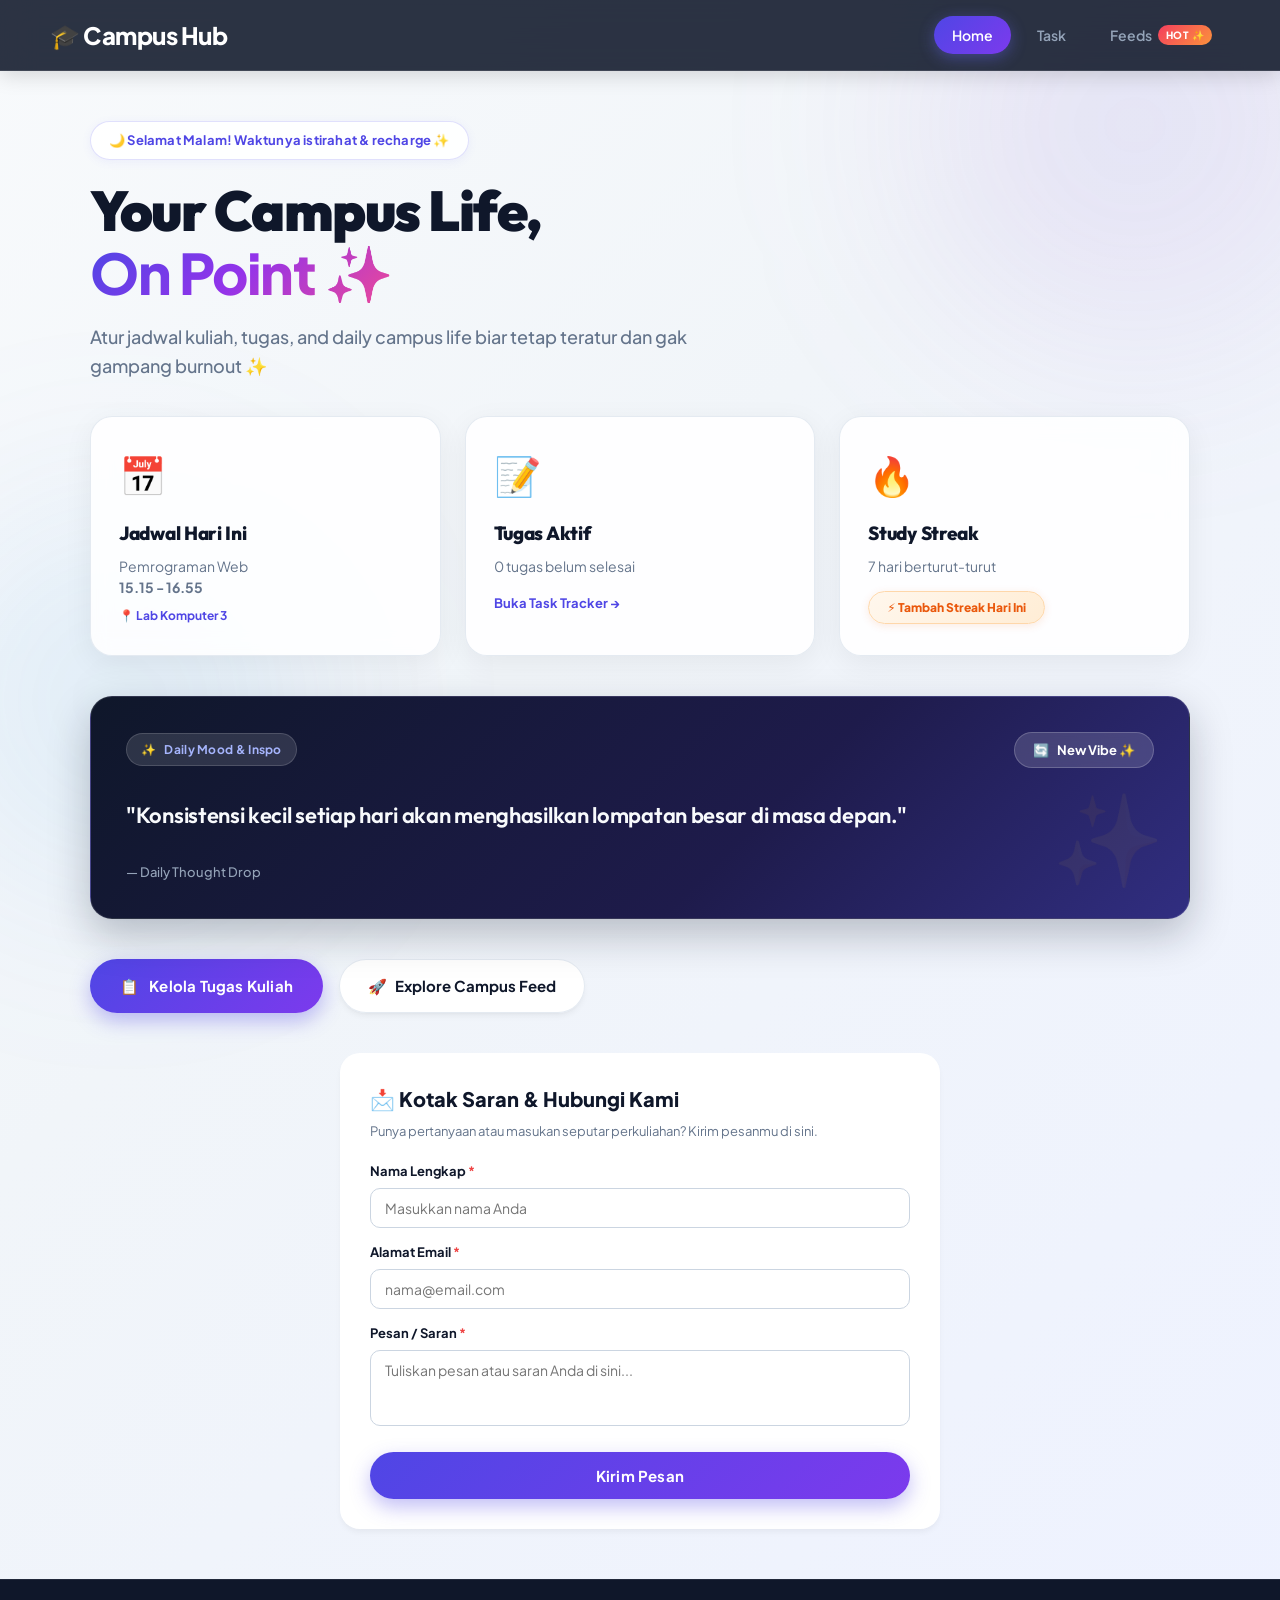
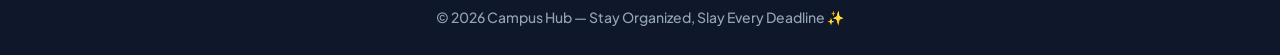
<file: index.html>
<!DOCTYPE html>
<html lang="id">

<head>
  <meta charset="UTF-8">
  <meta name="viewport" content="width=device-width, initial-scale=1.0">
  <title>Campus Hub - Your Campus Life, Organized ✨</title>
  <link rel="stylesheet" href="style.css">
  <script src="script.js" defer></script>
</head>

<body>

  <!-- HEADER & NAVIGASI -->
  <header>
    <div class="header-brand">
      <h2>
        <a href="index.html">🎓 Campus Hub</a>
      </h2>

      <!-- Tombol Navbar Toggle (Langsung memanggil toggleNav() di script.js) -->
      <button class="nav-toggle" onclick="toggleNav()" aria-label="Toggle Navigation">
        <span id="nav-icon">☰</span>
      </button>
    </div>

    <nav id="nav-menu">
      <a href="index.html" class="active">Home</a>
      <a href="task.html">Task</a>
      <a href="api.html">Feeds <span class="nav-badge">HOT ✨</span></a>
    </nav>
  </header>

  <!-- DASHBOARD UTAMA -->
  <section class="dashboard">

    <!-- Sapaan Waktu Otomatis -->
    <div class="greeting-banner" id="dynamic-greeting">
      ✨ Stay Productive & Slay the Day
    </div>

    <h1>
      Your Campus Life,<br>
      <span class="gradient-text">On Point ✨</span>
    </h1>

    <p class="subtitle">
      Atur jadwal kuliah, tugas, and daily campus life biar tetap teratur dan gak gampang burnout ✨
    </p>

    <!-- STATS BOX CONTAINER -->
    <div class="box-container">

      <!-- Box 1: Jadwal -->
      <div class="box">
        <h2>📅</h2>
        <h3>Jadwal Hari Ini</h3>
        <p>Pemrograman Web<br><strong>15.15 - 16.55</strong></p>
        <span style="font-size: 12px; color: var(--primary); font-weight: 700; margin-top: 8px; display: inline-block;">📍 Lab Komputer 3</span>
      </div>

      <!-- Box 2: Tugas Aktif -->
      <div class="box">
        <h2>📝</h2>
        <h3>Tugas Aktif</h3>
        <p id="active-task-count">3 tugas belum selesai</p>
        <div style="margin-top: 12px;">
          <a href="task.html" style="font-size: 13px; color: var(--primary); font-weight: 700; text-decoration: none;">
            Buka Task Tracker &rarr;
          </a>
        </div>
      </div>

      <!-- Box 3: Study Streak (Langsung memanggil tambahStreak() di script.js) -->
      <div class="box">
        <h2>🔥</h2>
        <h3>Study Streak</h3>
        <p id="streak-count">7 hari berturut-turut</p>
        <button class="streak-btn" onclick="tambahStreak()" title="Klik setelah belajar hari ini!">
          ⚡ Tambah Streak Hari Ini
        </button>
      </div>

    </div>

    <!-- DAILY MOOD & INSPO (Langsung memanggil gantiQuote() di script.js) -->
    <div class="api-quote-card">
      <div class="api-quote-header">
        <span class="api-tag">
          <span>✨</span> Daily Mood & Inspo
        </span>
        <button class="btn-refresh-quote" onclick="gantiQuote()" title="Ambil motivasi baru">
          <span>🔄</span> New Vibe ✨
        </button>
      </div>

      <div class="api-quote-text" id="api-advice-text">
        "Konsistensi kecil setiap hari akan menghasilkan lompatan besar di masa depan."
      </div>

      <div class="api-quote-author">
        — Daily Thought Drop
      </div>
    </div>

    <!-- CALL TO ACTION BUTTONS -->
    <div class="cta-group">
      <a href="task.html" class="button">
        <span>📋</span> Kelola Tugas Kuliah
      </a>
      <a href="api.html" class="btn-secondary">
        <span>🚀</span> Explore Campus Feed
      </a>
    </div>

    <!-- KOTAK SARAN & HUBUNGI KAMI (Langsung memanggil kirimPesan() di script.js) -->
    <div class="feedback-card" style="margin-top: 40px; background: white; padding: 30px; border-radius: 20px; box-shadow: 0 4px 6px -1px rgba(0,0,0,0.05); max-width: 600px; margin-left: auto; margin-right: auto; text-align: left;">
      <h2 style="font-size: 20px; font-weight: 800; margin-bottom: 6px;">📩 Kotak Saran & Hubungi Kami</h2>
      <p style="color: #64748b; font-size: 13px; margin-bottom: 20px;">
        Punya pertanyaan atau masukan seputar perkuliahan? Kirim pesanmu di sini.
      </p>

      <div id="form-alert" style="display: none; padding: 12px 16px; border-radius: 12px; font-size: 13px; font-weight: 600; margin-bottom: 16px;"></div>

      <form id="contact-form" onsubmit="kirimPesan(event)" novalidate style="display: flex; flex-direction: column; gap: 14px;">
        <div>
          <label for="name-input" style="display: block; font-size: 13px; font-weight: 700; margin-bottom: 6px;">Nama Lengkap <span style="color: #ef4444;">*</span></label>
          <input type="text" id="name-input" placeholder="Masukkan nama Anda" style="width: 100%; padding: 10px 14px; border: 1px solid #cbd5e1; border-radius: 10px; font-size: 14px; outline: none; box-sizing: border-box;">
        </div>

        <div>
          <label for="email-input" style="display: block; font-size: 13px; font-weight: 700; margin-bottom: 6px;">Alamat Email <span style="color: #ef4444;">*</span></label>
          <input type="email" id="email-input" placeholder="nama@email.com" style="width: 100%; padding: 10px 14px; border: 1px solid #cbd5e1; border-radius: 10px; font-size: 14px; outline: none; box-sizing: border-box;">
        </div>

        <div>
          <label for="message-input" style="display: block; font-size: 13px; font-weight: 700; margin-bottom: 6px;">Pesan / Saran <span style="color: #ef4444;">*</span></label>
          <textarea id="message-input" rows="3" placeholder="Tuliskan pesan atau saran Anda di sini..." style="width: 100%; padding: 10px 14px; border: 1px solid #cbd5e1; border-radius: 10px; font-size: 14px; outline: none; resize: none; box-sizing: border-box;"></textarea>
        </div>

        <button type="submit" class="button" style="justify-content: center; width: 100%; border: none; cursor: pointer; margin-top: 6px;">
          Kirim Pesan
        </button>
      </form>
    </div>

  </section>

  <!-- FOOTER -->
  <footer>
    <p>© 2026 Campus Hub — Stay Organized, Slay Every Deadline ✨</p>
  </footer>

</body>

</html>
</file>
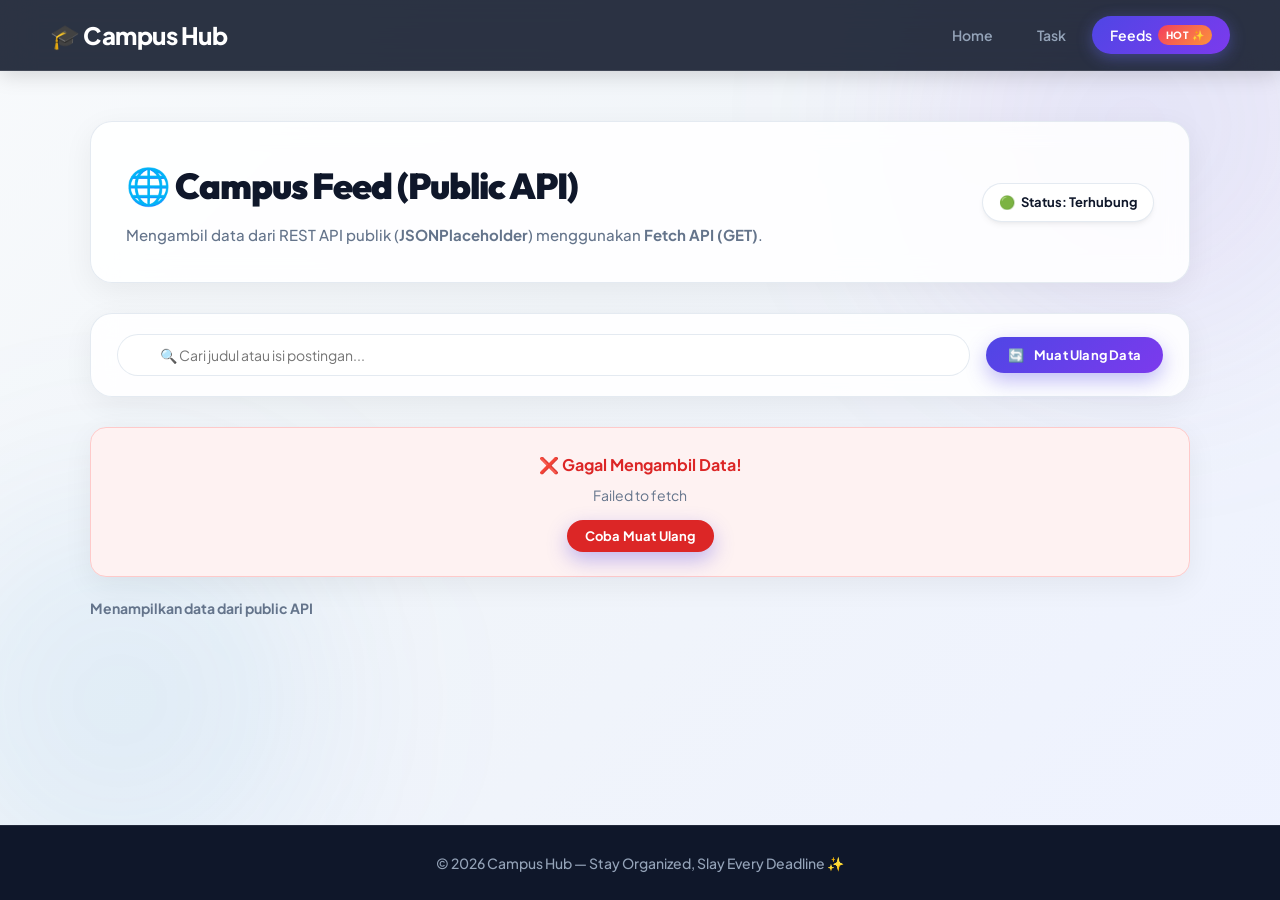
<file: api.html>
<!DOCTYPE html>
<html lang="id">

<head>
  <meta charset="UTF-8">
  <meta name="viewport" content="width=device-width, initial-scale=1.0">
  <title>Campus Hub - Public API (Campus Feed) 🌐</title>
  <link rel="stylesheet" href="style.css">
  <script src="script.js" defer></script>
  <script src="api.js" defer></script>
</head>

<body>

  <!-- HEADER & NAVIGASI -->
  <header>
    <div class="header-brand">
      <h2>
        <a href="index.html">🎓 Campus Hub</a>
      </h2>

      <!-- Tombol Navbar Toggle (Memanggil toggleNav() di script.js) -->
      <button class="nav-toggle" onclick="toggleNav()" aria-label="Toggle Navigation">
        <span id="nav-icon">☰</span>
      </button>
    </div>

    <nav id="nav-menu">
      <a href="index.html">Home</a>
      <a href="task.html">Task</a>
      <a href="api.html" class="active">Feeds <span class="nav-badge">HOT ✨</span></a>
    </nav>
  </header>

  <!-- KONTEN FEED KAMPUS (PUBLIC API) -->
  <section class="api-explorer">

    <!-- HERO HEADER -->
    <div class="api-hero">
      <div class="api-hero-text">
        <h1>🌐 Campus Feed (Public API)</h1>
        <p>
          Mengambil data dari REST API publik (<strong>JSONPlaceholder</strong>) menggunakan <strong>Fetch API (GET)</strong>.
        </p>
      </div>

      <div class="meta-pill">
        <span>🟢</span> Status: Terhubung
      </div>
    </div>

    <!-- PENCARIAN & TOMBOL REFRESH -->
    <div class="api-controls">
      <!-- Input pencarian memanggil cariPostingan() di api.js -->
      <div class="api-search">
        <input type="text" id="api-search-input" onkeyup="cariPostingan()" placeholder="🔍 Cari judul atau isi postingan...">
      </div>

      <!-- Tombol muat ulang memanggil loadFeed() di api.js -->
      <button class="btn-primary" onclick="loadFeed()" style="padding: 10px 22px; font-size: 13px;">
        <span>🔄</span> Muat Ulang Data
      </button>
    </div>

    <!-- 1. PESAN LOADING -->
    <div class="state-container" id="loading-state">
      <div class="spinner"></div>
      <p style="color: var(--text-muted); font-size: 14px; margin-top: 10px;">Memuat data dari Public API...</p>
    </div>

    <!-- 2. PESAN ERROR -->
    <div class="state-container" id="error-state" style="display: none; background: #fef2f2; border: 1px solid #fecaca; border-radius: 16px; padding: 24px; text-align: center; margin: 20px 0;">
      <p style="color: #dc2626; font-weight: 700; margin-bottom: 6px;">❌ Gagal Mengambil Data!</p>
      <p id="error-message" style="color: #64748b; font-size: 14px; margin-bottom: 14px;">Terjadi kesalahan saat menghubungi API server.</p>
      <!-- Tombol coba lagi memanggil loadFeed() di api.js -->
      <button class="btn-primary" onclick="loadFeed()" style="padding: 8px 18px; font-size: 13px; background: #dc2626;">
        Coba Muat Ulang
      </button>
    </div>

    <!-- 3. RENDER KARTU DATA SEDERHANA -->
    <div id="api-content-area">
      <div style="margin-bottom: 20px; font-size: 14px; font-weight: 700; color: var(--text-muted);" id="data-count">
        Menampilkan data dari public API
      </div>

      <div class="api-grid" id="api-cards-grid">
        <!-- Kartu akan diisi otomatis oleh api.js -->
      </div>
    </div>

  </section>

  <!-- FOOTER -->
  <footer>
    <p>© 2026 Campus Hub — Stay Organized, Slay Every Deadline ✨</p>
  </footer>

</body>

</html>
</file>
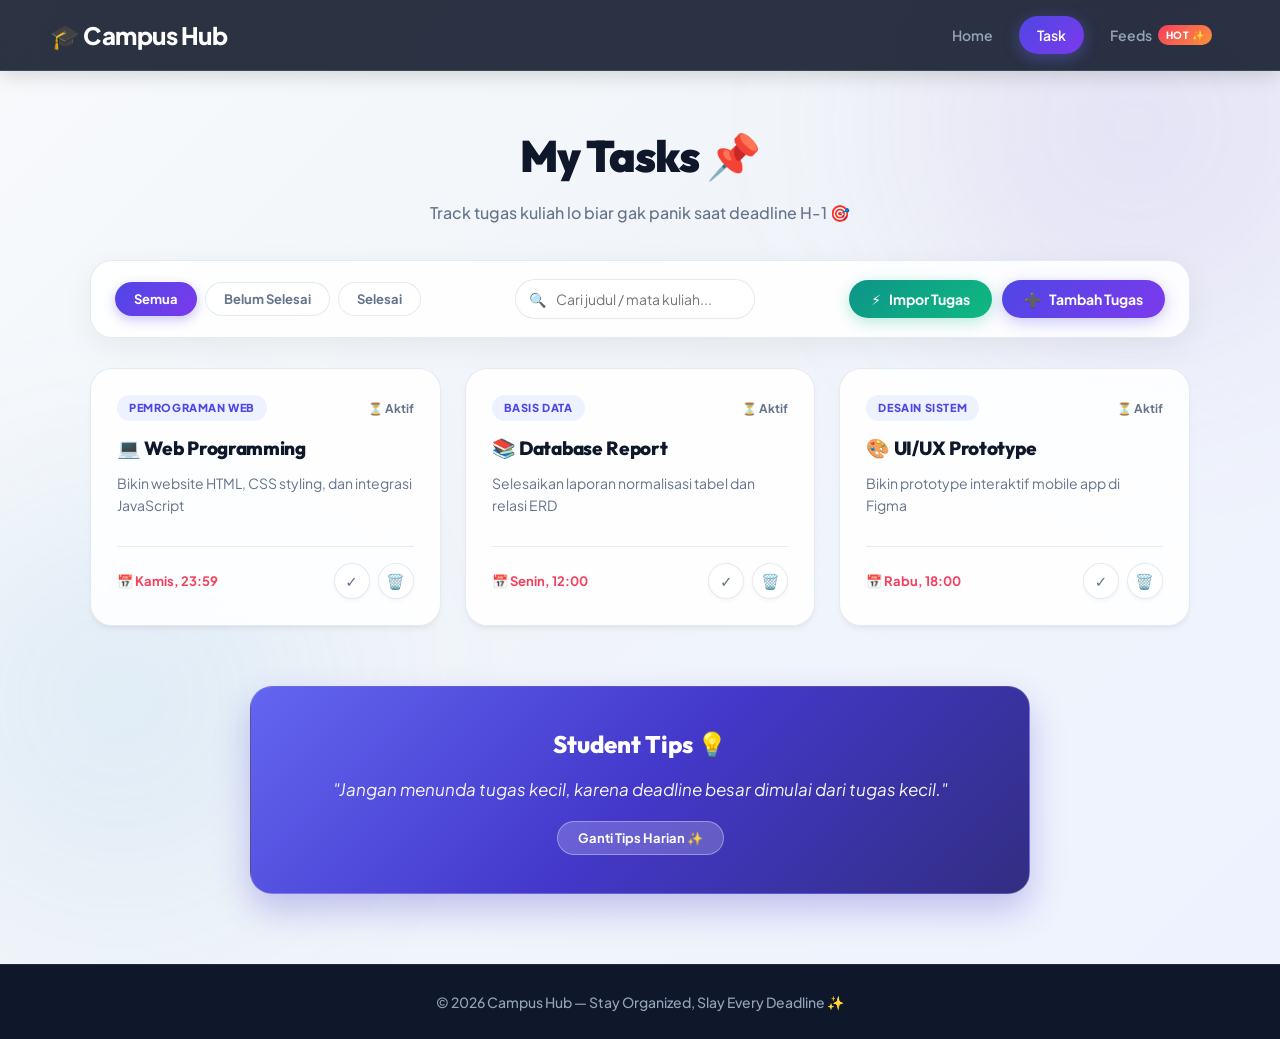
<file: task.html>
<!DOCTYPE html>
<html lang="id">

<head>
  <meta charset="UTF-8">
  <meta name="viewport" content="width=device-width, initial-scale=1.0">
  <title>Campus Task - Task Tracker & Management 🎯</title>
  <link rel="stylesheet" href="style.css">
  <script src="script.js" defer></script>
  <script src="task.js" defer></script>
</head>

<body>

  <!-- HEADER & NAVIGASI -->
  <header>
    <div class="header-brand">
      <h2>
        <a href="index.html">🎓 Campus Hub</a>
      </h2>

      <!-- Tombol Navbar Toggle (Memanggil toggleNav() di script.js) -->
      <button class="nav-toggle" onclick="toggleNav()" aria-label="Toggle Navigation">
        <span id="nav-icon">☰</span>
      </button>
    </div>

    <nav id="nav-menu">
      <a href="index.html">Home</a>
      <a href="task.html" class="active">Task</a>
      <a href="api.html">Feeds <span class="nav-badge">HOT ✨</span></a>
    </nav>
  </header>

  <!-- KONTEN TUGAS -->
  <section class="task">

    <div class="task-header-section">
      <h1>My Tasks 📌</h1>
      <p class="task-subtitle">
        Track tugas kuliah lo biar gak panik saat deadline H-1 🎯
      </p>
    </div>

    <!-- ACTION BAR: Filter, Pencarian & Tombol Aksi -->
    <div class="task-action-bar">

      <!-- Filter Status (Langsung memanggil filterTugas() di task.js) -->
      <div class="task-filters">
        <button class="filter-btn active" onclick="filterTugas('all', this)">Semua</button>
        <button class="filter-btn" onclick="filterTugas('pending', this)">Belum Selesai</button>
        <button class="filter-btn" onclick="filterTugas('completed', this)">Selesai</button>
      </div>

      <!-- Kotak Pencarian Real-Time (Langsung memanggil cariTugas() di task.js) -->
      <div class="task-search-box">
        <span class="task-search-icon">🔍</span>
        <input type="text" id="task-search-input" onkeyup="cariTugas()" placeholder="Cari judul / mata kuliah...">
      </div>

      <!-- Tombol Tambah & Tombol Impor Tugas -->
      <div class="task-btn-group">
        <!-- Memanggil imporTugas() di task.js -->
        <button class="btn-api-import" id="btn-import-api-tasks" onclick="imporTugas()" title="Tarik contoh tugas otomatis">
          <span>⚡</span> Impor Tugas
        </button>
        <!-- Memanggil bukaModal() di task.js -->
        <button class="btn-add-task" onclick="bukaModal()">
          <span>➕</span> Tambah Tugas
        </button>
      </div>

    </div>

    <!-- CONTAINER DAFTAR KARTU TUGAS (DI-RENDER OLEH JAVASCRIPT) -->
    <div class="task-list" id="task-list-container">
      <!-- Kartu tugas dinamis akan dimuat oleh task.js -->
    </div>

    <!-- TIPS MAHASISWA (Memanggil gantiTips() di task.js) -->
    <div class="tips">
      <h2>Student Tips 💡</h2>
      <p id="dynamic-tip-text">
        "Jangan menunda tugas kecil, karena deadline besar dimulai dari tugas kecil."
      </p>
      <button class="btn-refresh-tips" onclick="gantiTips()">
        Ganti Tips Harian ✨
      </button>
    </div>

  </section>

  <!-- MODAL DIALOG: TAMBAH TUGAS BARU -->
  <div class="modal-backdrop" id="add-task-modal">
    <div class="modal-box">
      <div class="modal-header">
        <h3>Tambah Tugas Baru 📝</h3>
        <!-- Memanggil tutupModal() di task.js -->
        <button class="modal-close" onclick="tutupModal()">&times;</button>
      </div>

      <!-- Form submit memanggil simpanTugas(event) di task.js -->
      <form id="form-add-task" onsubmit="simpanTugas(event)" novalidate>
        <div class="form-group">
          <label for="modal-task-title">Judul Tugas <span style="color: #ef4444;">*</span></label>
          <input type="text" id="modal-task-title" placeholder="Contoh: 💻 Pemrograman Web - Modul 2">
          <small class="error-text" id="err-task-title"></small>
        </div>

        <div class="form-group">
          <label for="modal-task-category">Mata Kuliah / Kategori <span style="color: #ef4444;">*</span></label>
          <input type="text" id="modal-task-category" placeholder="Contoh: Pemrograman Web, Basis Data, dll.">
          <small class="error-text" id="err-task-category"></small>
        </div>

        <div class="form-group">
          <label for="modal-task-deadline">Batas Waktu / Deadline <span style="color: #ef4444;">*</span></label>
          <input type="text" id="modal-task-deadline" placeholder="Contoh: Kamis, 23:59 atau Besok Siang">
          <small class="error-text" id="err-task-deadline"></small>
        </div>

        <div class="form-group">
          <label for="modal-task-desc">Catatan / Deskripsi Singkat</label>
          <textarea id="modal-task-desc" rows="3" placeholder="Tuliskan catatan detail pengerjaan tugas..."></textarea>
        </div>

        <div class="modal-actions">
          <!-- Memanggil tutupModal() di task.js -->
          <button type="button" class="btn-secondary" onclick="tutupModal()" style="padding: 10px 22px; font-size: 14px;">
            Batal
          </button>
          <button type="submit" class="btn-primary" style="padding: 10px 24px; font-size: 14px;">
            Simpan Tugas ✨
          </button>
        </div>
      </form>
    </div>
  </div>

  <!-- FOOTER -->
  <footer>
    <p>© 2026 Campus Hub — Stay Organized, Slay Every Deadline ✨</p>
  </footer>

</body>

</html>
</file>
<file: style.css>
/* ==========================================================================
   Campus Hub - Gen Z Aesthetic Stylesheet ✨
   Vibrant, Modern Glassmorphism, Micro-interactions & Sleek Typography
   ========================================================================== */

@import url('https://fonts.googleapis.com/css2?family=Outfit:wght@500;600;700;800;900&family=Plus+Jakarta+Sans:wght@400;500;600;700;800&display=swap');

:root {
  /* Gen Z Color Palette: Electric Indigo, Neon Cyan, Sunset Coral & Mint */
  --primary: #4f46e5;
  --primary-hover: #4338ca;
  --primary-light: #eef2ff;
  --primary-glow: rgba(79, 70, 229, 0.25);
  
  --secondary: #0f172a;
  --secondary-card: #1e1b4b;
  
  --accent-pink: #ec4899;
  --accent-purple: #8b5cf6;
  --accent-coral: #f43f5e;
  --accent-amber: #f59e0b;
  --accent-cyan: #06b6d4;
  --accent-lime: #10b981;
  
  --bg-gradient: linear-gradient(135deg, #f8fafc 0%, #f1f5f9 40%, #eef2ff 100%);
  --card-bg: rgba(255, 255, 255, 0.88);
  --card-border: rgba(226, 232, 240, 0.9);
  
  --text-main: #0f172a;
  --text-muted: #64748b;
  --text-dim: #94a3b8;
  
  --shadow-subtle: 0 4px 6px -1px rgba(0, 0, 0, 0.05), 0 2px 4px -2px rgba(0, 0, 0, 0.05);
  --shadow-hover: 0 16px 32px -8px rgba(79, 70, 229, 0.16), 0 8px 16px -6px rgba(0, 0, 0, 0.06);
  --shadow-glass: 0 8px 30px rgba(0, 0, 0, 0.06);
  
  --radius-pill: 9999px;
  --radius-card: 22px;
  --radius-sm: 12px;
  
  --transition: all 0.28s cubic-bezier(0.34, 1.56, 0.64, 1);
}

* {
  margin: 0;
  padding: 0;
  box-sizing: border-box;
  font-family: 'Plus Jakarta Sans', system-ui, -apple-system, sans-serif;
}

body {
  background: var(--bg-gradient);
  color: var(--text-main);
  min-height: 100vh;
  display: flex;
  flex-direction: column;
  line-height: 1.6;
  position: relative;
  overflow-x: hidden;
}

/* Subtle background decorative glowing orbs */
body::before, body::after {
  content: '';
  position: fixed;
  border-radius: 50%;
  filter: blur(100px);
  z-index: -1;
  pointer-events: none;
}

body::before {
  width: 450px;
  height: 450px;
  background: radial-gradient(circle, rgba(99, 102, 241, 0.12) 0%, rgba(236, 72, 153, 0.08) 100%);
  top: -100px;
  right: -80px;
}

body::after {
  width: 400px;
  height: 400px;
  background: radial-gradient(circle, rgba(6, 182, 212, 0.1) 0%, rgba(139, 92, 246, 0.08) 100%);
  bottom: 0px;
  left: -80px;
}

/* ==========================================================================
   HEADER & NAVBAR (Frosted Glassmorphism)
   ========================================================================== */
header {
  display: flex;
  justify-content: space-between;
  align-items: center;
  padding: 16px 50px;
  background: rgba(15, 23, 42, 0.88);
  backdrop-filter: blur(16px);
  -webkit-backdrop-filter: blur(16px);
  color: white;
  position: sticky;
  top: 0;
  z-index: 100;
  border-bottom: 1px solid rgba(255, 255, 255, 0.1);
  box-shadow: 0 4px 20px rgba(0, 0, 0, 0.15);
}

header h2 {
  font-family: 'Outfit', sans-serif;
  font-size: 24px;
  font-weight: 800;
  letter-spacing: -0.5px;
}

header h2 a {
  color: white;
  text-decoration: none;
  display: flex;
  align-items: center;
  gap: 10px;
  transition: var(--transition);
}

header h2 a:hover {
  transform: scale(1.02);
  filter: drop-shadow(0 0 12px rgba(129, 140, 248, 0.6));
}

.header-brand {
  display: flex;
  align-items: center;
  justify-content: space-between;
}

.nav-toggle {
  display: none;
  background: rgba(255, 255, 255, 0.1);
  border: 1px solid rgba(255, 255, 255, 0.2);
  color: white;
  width: 40px;
  height: 40px;
  border-radius: 12px;
  cursor: pointer;
  align-items: center;
  justify-content: center;
  font-size: 20px;
  transition: var(--transition);
}

.nav-toggle:hover {
  background: rgba(255, 255, 255, 0.2);
  transform: scale(1.05);
}

nav {
  display: flex;
  align-items: center;
  gap: 8px;
}

nav a {
  color: #94a3b8;
  text-decoration: none;
  font-weight: 600;
  padding: 8px 18px;
  border-radius: var(--radius-pill);
  transition: var(--transition);
  font-size: 14px;
  display: inline-flex;
  align-items: center;
  gap: 6px;
}

nav a:hover {
  color: white;
  background: rgba(255, 255, 255, 0.1);
  transform: translateY(-1px);
}

nav a.active {
  color: white;
  background: linear-gradient(135deg, #4f46e5 0%, #7c3aed 100%);
  box-shadow: 0 4px 15px rgba(99, 102, 241, 0.4);
}

/* Gen Z Trendy Nav Badge */
.nav-badge {
  background: linear-gradient(135deg, #f43f5e, #fb923c);
  color: white;
  font-size: 10px;
  font-weight: 800;
  padding: 2px 8px;
  border-radius: var(--radius-pill);
  letter-spacing: 0.5px;
  text-transform: uppercase;
  animation: pulseBadge 2s infinite ease-in-out;
}

@keyframes pulseBadge {
  0%, 100% { transform: scale(1); opacity: 1; }
  50% { transform: scale(1.08); opacity: 0.9; }
}

/* ==========================================================================
   DASHBOARD / HOME PAGE
   ========================================================================== */
.dashboard {
  padding: 50px;
  max-width: 1200px;
  margin: 0 auto;
  width: 100%;
  flex: 1;
}

.greeting-banner {
  display: inline-flex;
  align-items: center;
  gap: 8px;
  background: rgba(255, 255, 255, 0.9);
  color: #4f46e5;
  padding: 8px 18px;
  border-radius: var(--radius-pill);
  font-size: 13px;
  font-weight: 700;
  margin-bottom: 20px;
  border: 1px solid rgba(99, 102, 241, 0.2);
  box-shadow: 0 2px 10px rgba(99, 102, 241, 0.08);
  letter-spacing: 0.2px;
}

.dashboard h1 {
  font-family: 'Outfit', sans-serif;
  font-size: 56px;
  line-height: 1.1;
  font-weight: 900;
  letter-spacing: -1.5px;
  color: var(--secondary);
}

.dashboard h1 span.gradient-text {
  background: linear-gradient(135deg, #4f46e5 0%, #9333ea 50%, #ec4899 100%);
  -webkit-background-clip: text;
  -webkit-text-fill-color: transparent;
  display: inline-block;
}

.dashboard p.subtitle {
  font-size: 18px;
  color: var(--text-muted);
  margin: 18px 0 35px 0;
  max-width: 620px;
  font-weight: 500;
}

/* Stats Box Container */
.box-container {
  display: flex;
  gap: 24px;
  margin: 35px 0;
  flex-wrap: wrap;
}

.box {
  background: var(--card-bg);
  backdrop-filter: blur(10px);
  -webkit-backdrop-filter: blur(10px);
  padding: 28px;
  flex: 1;
  min-width: 250px;
  border-radius: var(--radius-card);
  box-shadow: var(--shadow-glass);
  border: 1px solid var(--card-border);
  transition: var(--transition);
  position: relative;
  overflow: hidden;
}

.box::before {
  content: '';
  position: absolute;
  top: 0;
  left: 0;
  width: 100%;
  height: 4px;
  background: linear-gradient(90deg, #4f46e5, #06b6d4);
  opacity: 0;
  transition: var(--transition);
}

.box:hover {
  transform: translateY(-6px);
  box-shadow: var(--shadow-hover);
  border-color: rgba(99, 102, 241, 0.35);
}

.box:hover::before {
  opacity: 1;
}

.box h2 {
  font-size: 38px;
  margin-bottom: 12px;
  display: inline-block;
  transition: var(--transition);
}

.box:hover h2 {
  transform: scale(1.15) rotate(4deg);
}

.box h3 {
  font-family: 'Outfit', sans-serif;
  font-size: 19px;
  font-weight: 800;
  color: var(--text-main);
  margin-bottom: 8px;
  letter-spacing: -0.3px;
}

.box p {
  font-size: 14px;
  color: var(--text-muted);
  line-height: 1.5;
}

/* Interactive streak button */
.streak-btn {
  margin-top: 14px;
  padding: 8px 18px;
  font-size: 12px;
  font-weight: 800;
  background: linear-gradient(135deg, #fff7ed 0%, #ffedd5 100%);
  color: #ea580c;
  border: 1px solid #fed7aa;
  border-radius: var(--radius-pill);
  cursor: pointer;
  transition: var(--transition);
  display: inline-flex;
  align-items: center;
  gap: 6px;
  box-shadow: 0 2px 8px rgba(234, 88, 12, 0.12);
}

.streak-btn:hover {
  background: linear-gradient(135deg, #ffedd5 0%, #fed7aa 100%);
  transform: translateY(-2px) scale(1.03);
  box-shadow: 0 6px 14px rgba(234, 88, 12, 0.2);
}

/* Gen Z Daily Quote / Inspo Box */
.api-quote-card {
  background: linear-gradient(135deg, #0f172a 0%, #1e1b4b 60%, #312e81 100%);
  color: white;
  border-radius: var(--radius-card);
  padding: 35px;
  margin: 40px 0;
  box-shadow: 0 16px 40px rgba(15, 23, 42, 0.25);
  position: relative;
  overflow: hidden;
  border: 1px solid rgba(255, 255, 255, 0.12);
}

.api-quote-card::after {
  content: '✨';
  position: absolute;
  right: 25px;
  bottom: 10px;
  font-size: 90px;
  opacity: 0.06;
  pointer-events: none;
}

.api-quote-header {
  display: flex;
  justify-content: space-between;
  align-items: center;
  margin-bottom: 18px;
  flex-wrap: wrap;
  gap: 10px;
}

.api-tag {
  background: rgba(255, 255, 255, 0.12);
  color: #a5b4fc;
  font-size: 12px;
  font-weight: 700;
  padding: 6px 14px;
  border-radius: var(--radius-pill);
  display: inline-flex;
  align-items: center;
  gap: 8px;
  border: 1px solid rgba(255, 255, 255, 0.15);
  letter-spacing: 0.3px;
}

.api-quote-text {
  font-family: 'Outfit', sans-serif;
  font-size: 22px;
  font-weight: 600;
  line-height: 1.5;
  margin-bottom: 16px;
  min-height: 60px;
  display: flex;
  align-items: center;
  color: #f8fafc;
  letter-spacing: -0.3px;
}

.api-quote-author {
  font-size: 13px;
  color: #94a3b8;
  font-weight: 500;
}

.btn-refresh-quote {
  background: rgba(255, 255, 255, 0.15);
  color: white;
  border: 1px solid rgba(255, 255, 255, 0.2);
  padding: 9px 18px;
  border-radius: var(--radius-pill);
  font-size: 13px;
  font-weight: 700;
  cursor: pointer;
  display: inline-flex;
  align-items: center;
  gap: 8px;
  transition: var(--transition);
  backdrop-filter: blur(8px);
}

.btn-refresh-quote:hover {
  background: rgba(255, 255, 255, 0.25);
  transform: translateY(-2px);
  box-shadow: 0 4px 15px rgba(255, 255, 255, 0.2);
}

/* Call to Action Buttons */
.cta-group {
  display: flex;
  gap: 16px;
  margin-top: 28px;
  flex-wrap: wrap;
}

.button, .btn-primary {
  background: linear-gradient(135deg, #4f46e5 0%, #7c3aed 100%);
  color: white;
  padding: 14px 30px;
  border-radius: var(--radius-pill);
  text-decoration: none;
  font-weight: 700;
  font-size: 15px;
  display: inline-flex;
  align-items: center;
  gap: 10px;
  border: none;
  cursor: pointer;
  transition: var(--transition);
  box-shadow: 0 8px 20px rgba(79, 70, 229, 0.35);
  letter-spacing: 0.2px;
}

.button:hover, .btn-primary:hover {
  transform: translateY(-3px) scale(1.02);
  box-shadow: 0 14px 28px rgba(79, 70, 229, 0.45);
}

.btn-secondary {
  background: rgba(255, 255, 255, 0.95);
  color: var(--secondary);
  padding: 14px 28px;
  border-radius: var(--radius-pill);
  text-decoration: none;
  font-weight: 700;
  font-size: 15px;
  display: inline-flex;
  align-items: center;
  gap: 8px;
  border: 1px solid var(--card-border);
  cursor: pointer;
  transition: var(--transition);
  box-shadow: var(--shadow-subtle);
}

.btn-secondary:hover {
  background: #ffffff;
  border-color: #cbd5e1;
  transform: translateY(-3px);
  box-shadow: var(--shadow-hover);
}

/* ==========================================================================
   TASK PAGE
   ========================================================================== */
.task {
  padding: 50px;
  max-width: 1200px;
  margin: 0 auto;
  width: 100%;
  flex: 1;
}

.task-header-section {
  text-align: center;
  margin-bottom: 35px;
}

.task h1 {
  font-family: 'Outfit', sans-serif;
  font-size: 44px;
  font-weight: 900;
  color: var(--secondary);
  margin-bottom: 8px;
  letter-spacing: -1px;
}

.task p.task-subtitle {
  color: var(--text-muted);
  font-size: 16px;
  font-weight: 500;
}

/* Task Action Bar */
.task-action-bar {
  display: flex;
  justify-content: space-between;
  align-items: center;
  background: var(--card-bg);
  backdrop-filter: blur(12px);
  -webkit-backdrop-filter: blur(12px);
  padding: 18px 24px;
  border-radius: var(--radius-card);
  box-shadow: var(--shadow-glass);
  border: 1px solid var(--card-border);
  margin-bottom: 30px;
  gap: 16px;
  flex-wrap: wrap;
}

.task-filters {
  display: flex;
  gap: 8px;
  flex-wrap: wrap;
}

.filter-btn {
  padding: 8px 18px;
  border-radius: var(--radius-pill);
  border: 1px solid var(--card-border);
  background: white;
  color: var(--text-muted);
  font-size: 13px;
  font-weight: 700;
  cursor: pointer;
  transition: var(--transition);
}

.filter-btn.active, .filter-btn:hover {
  background: linear-gradient(135deg, #4f46e5, #7c3aed);
  color: white;
  border-color: transparent;
  box-shadow: 0 4px 12px rgba(79, 70, 229, 0.3);
}

.task-btn-group {
  display: flex;
  gap: 10px;
  flex-wrap: wrap;
}

.btn-add-task {
  background: linear-gradient(135deg, #4f46e5, #7c3aed);
  color: white;
  padding: 10px 22px;
  border-radius: var(--radius-pill);
  border: none;
  font-size: 14px;
  font-weight: 700;
  cursor: pointer;
  display: inline-flex;
  align-items: center;
  gap: 8px;
  transition: var(--transition);
  box-shadow: 0 4px 15px rgba(79, 70, 229, 0.3);
}

.btn-add-task:hover {
  transform: translateY(-2px);
  box-shadow: 0 8px 20px rgba(79, 70, 229, 0.4);
}

.btn-api-import {
  background: linear-gradient(135deg, #0d9488, #10b981);
  color: white;
  padding: 10px 22px;
  border-radius: var(--radius-pill);
  border: none;
  font-size: 14px;
  font-weight: 700;
  cursor: pointer;
  display: inline-flex;
  align-items: center;
  gap: 8px;
  transition: var(--transition);
  box-shadow: 0 4px 15px rgba(16, 185, 129, 0.3);
}

.btn-api-import:hover {
  transform: translateY(-2px);
  box-shadow: 0 8px 20px rgba(16, 185, 129, 0.4);
}

/* Task Search */
.task-search-box {
  position: relative;
  min-width: 240px;
}

.task-search-box input {
  width: 100%;
  padding: 10px 16px 10px 40px;
  border-radius: var(--radius-pill);
  border: 1px solid var(--card-border);
  background: white;
  font-size: 14px;
  outline: none;
  transition: var(--transition);
}

.task-search-box input:focus {
  border-color: var(--primary);
  box-shadow: 0 0 0 4px rgba(79, 70, 229, 0.15);
}

.task-search-icon {
  position: absolute;
  left: 14px;
  top: 50%;
  transform: translateY(-50%);
  color: var(--text-muted);
  font-size: 14px;
}

/* Task Cards Grid */
.task-list {
  display: grid;
  grid-template-columns: repeat(auto-fill, minmax(320px, 1fr));
  gap: 24px;
  margin-top: 15px;
}

.task-card {
  background: var(--card-bg);
  backdrop-filter: blur(10px);
  -webkit-backdrop-filter: blur(10px);
  padding: 26px;
  border-radius: var(--radius-card);
  box-shadow: var(--shadow-subtle);
  border: 1px solid var(--card-border);
  text-align: left;
  transition: var(--transition);
  display: flex;
  flex-direction: column;
  justify-content: space-between;
  position: relative;
}

.task-card:hover {
  transform: translateY(-5px);
  box-shadow: var(--shadow-hover);
  border-color: rgba(99, 102, 241, 0.3);
}

.task-card.completed {
  border-left: 6px solid var(--accent-lime);
  background: rgba(240, 253, 244, 0.85);
}

.task-card.completed h3 {
  text-decoration: line-through;
  color: var(--text-muted);
}

.task-card-header {
  display: flex;
  justify-content: space-between;
  align-items: center;
  margin-bottom: 14px;
  gap: 10px;
}

.task-category {
  font-size: 11px;
  font-weight: 800;
  text-transform: uppercase;
  letter-spacing: 0.6px;
  padding: 4px 12px;
  border-radius: var(--radius-pill);
  background: var(--primary-light);
  color: var(--primary);
  display: inline-block;
}

.task-category.api-source {
  background: #ccfbf1;
  color: #0f766e;
}

.task-card h3 {
  font-family: 'Outfit', sans-serif;
  font-size: 19px;
  font-weight: 800;
  color: var(--text-main);
  margin-bottom: 10px;
  line-height: 1.4;
  letter-spacing: -0.3px;
}

.task-card p {
  color: var(--text-muted);
  font-size: 14px;
  line-height: 1.6;
  margin-bottom: 18px;
  flex-grow: 1;
}

.task-card-footer {
  display: flex;
  justify-content: space-between;
  align-items: center;
  border-top: 1px solid rgba(226, 232, 240, 0.8);
  padding-top: 16px;
  margin-top: 12px;
}

.task-card span.deadline {
  color: var(--accent-coral);
  font-size: 13px;
  font-weight: 700;
  display: flex;
  align-items: center;
  gap: 6px;
}

.task-card.completed span.deadline {
  color: var(--accent-lime);
}

.task-actions {
  display: flex;
  gap: 8px;
}

.btn-action {
  background: white;
  border: 1px solid var(--card-border);
  width: 36px;
  height: 36px;
  border-radius: var(--radius-pill);
  display: flex;
  align-items: center;
  justify-content: center;
  cursor: pointer;
  font-size: 15px;
  color: var(--text-muted);
  transition: var(--transition);
  box-shadow: 0 2px 4px rgba(0, 0, 0, 0.04);
}

.btn-action:hover {
  transform: scale(1.1);
  box-shadow: 0 4px 10px rgba(0, 0, 0, 0.1);
}

.btn-action.btn-check:hover {
  background: #dcfce7;
  color: #15803d;
  border-color: #86efac;
}

.btn-action.btn-delete:hover {
  background: #fee2e2;
  color: #b91c1c;
  border-color: #fca5a5;
}

/* Empty State */
.empty-state {
  grid-column: 1 / -1;
  text-align: center;
  padding: 70px 20px;
  background: white;
  border-radius: var(--radius-card);
  border: 2px dashed #cbd5e1;
}

.empty-state h3 {
  font-family: 'Outfit', sans-serif;
  font-size: 22px;
  font-weight: 800;
  color: var(--text-main);
  margin: 14px 0 8px 0;
}

.empty-state p {
  color: var(--text-muted);
  font-size: 15px;
}

/* Gen Z Student Tips */
.tips {
  margin: 60px auto 20px auto;
  background: linear-gradient(135deg, #6366f1 0%, #4338ca 50%, #312e81 100%);
  color: white;
  padding: 38px;
  width: 100%;
  max-width: 780px;
  border-radius: var(--radius-card);
  box-shadow: 0 16px 35px rgba(67, 56, 202, 0.28);
  text-align: center;
  position: relative;
  border: 1px solid rgba(255, 255, 255, 0.15);
}

.tips h2 {
  font-family: 'Outfit', sans-serif;
  font-size: 24px;
  font-weight: 800;
  margin-bottom: 12px;
  display: flex;
  align-items: center;
  justify-content: center;
  gap: 10px;
}

.tips p {
  font-size: 17px;
  font-style: italic;
  line-height: 1.6;
  opacity: 0.95;
  margin-bottom: 18px;
}

.btn-refresh-tips {
  background: rgba(255, 255, 255, 0.2);
  color: white;
  border: 1px solid rgba(255, 255, 255, 0.35);
  padding: 8px 20px;
  border-radius: var(--radius-pill);
  font-size: 13px;
  font-weight: 700;
  cursor: pointer;
  transition: var(--transition);
  backdrop-filter: blur(8px);
}

.btn-refresh-tips:hover {
  background: rgba(255, 255, 255, 0.3);
  transform: translateY(-2px);
}

/* ==========================================================================
   CAMPUS FEED / EXPLORER PAGE (api.html)
   ========================================================================== */
.api-explorer {
  padding: 50px;
  max-width: 1200px;
  margin: 0 auto;
  width: 100%;
  flex: 1;
}

.api-hero {
  background: var(--card-bg);
  backdrop-filter: blur(12px);
  -webkit-backdrop-filter: blur(12px);
  border-radius: var(--radius-card);
  padding: 35px;
  border: 1px solid var(--card-border);
  box-shadow: var(--shadow-glass);
  margin-bottom: 30px;
  display: flex;
  justify-content: space-between;
  align-items: center;
  gap: 20px;
  flex-wrap: wrap;
}

.api-hero-text h1 {
  font-family: 'Outfit', sans-serif;
  font-size: 36px;
  color: var(--secondary);
  font-weight: 900;
  letter-spacing: -1px;
  margin-bottom: 8px;
}

.api-hero-text p {
  color: var(--text-muted);
  font-size: 15px;
  max-width: 650px;
  font-weight: 500;
}

.api-meta-badge {
  display: flex;
  gap: 10px;
  flex-wrap: wrap;
}

.meta-pill {
  background: white;
  padding: 8px 16px;
  border-radius: var(--radius-pill);
  border: 1px solid var(--card-border);
  font-size: 13px;
  font-weight: 700;
  color: var(--text-main);
  box-shadow: var(--shadow-subtle);
  display: inline-flex;
  align-items: center;
  gap: 6px;
}

/* Controls Bar */
.api-controls {
  background: var(--card-bg);
  backdrop-filter: blur(12px);
  padding: 20px 26px;
  border-radius: var(--radius-card);
  border: 1px solid var(--card-border);
  box-shadow: var(--shadow-glass);
  display: flex;
  justify-content: space-between;
  align-items: center;
  gap: 16px;
  margin-bottom: 30px;
  flex-wrap: wrap;
}

.api-search {
  flex: 1;
  min-width: 260px;
  position: relative;
}

.api-search input {
  width: 100%;
  padding: 11px 18px 11px 42px;
  border-radius: var(--radius-pill);
  border: 1px solid var(--card-border);
  background: white;
  font-size: 14px;
  outline: none;
  transition: var(--transition);
}

.api-search input:focus {
  border-color: var(--primary);
  box-shadow: 0 0 0 4px rgba(79, 70, 229, 0.15);
}

.api-buttons {
  display: flex;
  gap: 10px;
  align-items: center;
  flex-wrap: wrap;
}

.select-limit {
  padding: 10px 18px;
  border-radius: var(--radius-pill);
  border: 1px solid var(--card-border);
  background: white;
  font-size: 13px;
  font-weight: 700;
  color: var(--text-main);
  outline: none;
  cursor: pointer;
  transition: var(--transition);
}

.btn-test-error {
  background: #fef2f2;
  color: #dc2626;
  border: 1px solid #fecaca;
  padding: 10px 18px;
  border-radius: var(--radius-pill);
  font-size: 13px;
  font-weight: 700;
  cursor: pointer;
  transition: var(--transition);
  display: inline-flex;
  align-items: center;
  gap: 6px;
}

.btn-test-error:hover {
  background: #fee2e2;
  transform: translateY(-2px);
}

/* View Switcher */
.view-switch {
  display: flex;
  background: #f1f5f9;
  padding: 4px;
  border-radius: var(--radius-pill);
  gap: 4px;
}

.view-btn {
  padding: 7px 16px;
  border-radius: var(--radius-pill);
  border: none;
  background: transparent;
  color: var(--text-muted);
  font-size: 13px;
  font-weight: 700;
  cursor: pointer;
  transition: var(--transition);
}

.view-btn.active {
  background: white;
  color: var(--primary);
  box-shadow: 0 2px 6px rgba(0, 0, 0, 0.08);
}

/* Loading & Error States */
.state-container {
  display: none;
  text-align: center;
  padding: 70px 20px;
  background: white;
  border-radius: var(--radius-card);
  border: 1px solid var(--card-border);
  box-shadow: var(--shadow-glass);
  margin-bottom: 25px;
}

.state-container.active {
  display: block;
}

.spinner {
  width: 48px;
  height: 48px;
  border: 4px solid #e2e8f0;
  border-top-color: var(--primary);
  border-radius: 50%;
  animation: spin 0.8s linear infinite;
  margin: 0 auto 18px auto;
}

@keyframes spin {
  to { transform: rotate(360deg); }
}

.error-state {
  border-color: #fecaca;
  background: #fff5f5;
}

.error-state h3 {
  font-family: 'Outfit', sans-serif;
  color: #dc2626;
  font-size: 22px;
  font-weight: 800;
  margin-bottom: 8px;
}

.error-state p {
  color: #991b1b;
  font-size: 14px;
  margin-bottom: 22px;
  max-width: 500px;
  margin-left: auto;
  margin-right: auto;
}

.btn-retry {
  background: #dc2626;
  color: white;
  border: none;
  padding: 11px 24px;
  border-radius: var(--radius-pill);
  font-size: 14px;
  font-weight: 700;
  cursor: pointer;
  transition: var(--transition);
  box-shadow: 0 4px 14px rgba(220, 38, 38, 0.3);
}

.btn-retry:hover {
  background: #b91c1c;
  transform: translateY(-2px);
}

/* API Grid Cards */
.api-grid {
  display: grid;
  grid-template-columns: repeat(auto-fill, minmax(340px, 1fr));
  gap: 24px;
}

.api-card {
  background: var(--card-bg);
  backdrop-filter: blur(10px);
  -webkit-backdrop-filter: blur(10px);
  border-radius: var(--radius-card);
  padding: 28px;
  border: 1px solid var(--card-border);
  box-shadow: var(--shadow-subtle);
  display: flex;
  flex-direction: column;
  justify-content: space-between;
  transition: var(--transition);
}

.api-card:hover {
  transform: translateY(-5px);
  box-shadow: var(--shadow-hover);
  border-color: rgba(99, 102, 241, 0.35);
}

.api-card-top {
  display: flex;
  justify-content: space-between;
  align-items: center;
  margin-bottom: 14px;
}

.api-id-badge {
  background: #f1f5f9;
  color: var(--text-muted);
  font-size: 11px;
  font-weight: 800;
  padding: 4px 10px;
  border-radius: var(--radius-pill);
  font-family: monospace;
}

.api-user-badge {
  font-size: 12px;
  color: var(--primary);
  font-weight: 700;
}

.api-card h3 {
  font-family: 'Outfit', sans-serif;
  font-size: 18px;
  font-weight: 800;
  color: var(--text-main);
  margin-bottom: 12px;
  text-transform: capitalize;
  line-height: 1.4;
  letter-spacing: -0.3px;
}

.api-card p {
  font-size: 14px;
  color: var(--text-muted);
  line-height: 1.6;
  margin-bottom: 22px;
  flex-grow: 1;
}

.api-card-btn {
  background: var(--primary-light);
  color: var(--primary);
  border: none;
  padding: 9px 18px;
  border-radius: var(--radius-pill);
  font-size: 13px;
  font-weight: 700;
  cursor: pointer;
  transition: var(--transition);
  align-self: flex-start;
}

.api-card-btn:hover {
  background: var(--primary);
  color: white;
  transform: translateY(-2px);
  box-shadow: 0 4px 12px rgba(79, 70, 229, 0.25);
}

/* Table View */
.api-table-wrapper {
  background: white;
  border-radius: var(--radius-card);
  border: 1px solid var(--card-border);
  overflow-x: auto;
  box-shadow: var(--shadow-glass);
}

.api-table {
  width: 100%;
  border-collapse: collapse;
  text-align: left;
  font-size: 14px;
}

.api-table th {
  background: #f8fafc;
  color: var(--text-muted);
  padding: 16px 22px;
  font-weight: 800;
  border-bottom: 1px solid var(--card-border);
  text-transform: uppercase;
  font-size: 11px;
  letter-spacing: 0.8px;
}

.api-table td {
  padding: 16px 22px;
  border-bottom: 1px solid #f1f5f9;
  color: var(--text-main);
}

.api-table tr:hover td {
  background: #f8fafc;
}

/* ==========================================================================
   MODAL DIALOG
   ========================================================================== */
.modal-backdrop {
  position: fixed;
  top: 0;
  left: 0;
  right: 0;
  bottom: 0;
  background: rgba(15, 23, 42, 0.65);
  backdrop-filter: blur(8px);
  -webkit-backdrop-filter: blur(8px);
  display: none;
  justify-content: center;
  align-items: center;
  z-index: 1000;
  padding: 20px;
}

.modal-backdrop.active {
  display: flex;
}

.modal-box {
  background: white;
  width: 100%;
  max-width: 520px;
  border-radius: var(--radius-card);
  padding: 32px;
  box-shadow: 0 25px 50px -12px rgba(0, 0, 0, 0.25);
  position: relative;
  animation: modalEnter 0.28s cubic-bezier(0.34, 1.56, 0.64, 1);
  border: 1px solid var(--card-border);
}

@keyframes modalEnter {
  from {
    opacity: 0;
    transform: scale(0.92) translateY(12px);
  }
  to {
    opacity: 1;
    transform: scale(1) translateY(0);
  }
}

.modal-header {
  display: flex;
  justify-content: space-between;
  align-items: center;
  margin-bottom: 22px;
}

.modal-header h3 {
  font-family: 'Outfit', sans-serif;
  font-size: 22px;
  font-weight: 800;
  color: var(--secondary);
  letter-spacing: -0.5px;
}

.modal-close {
  background: #f1f5f9;
  border: none;
  font-size: 18px;
  width: 34px;
  height: 34px;
  border-radius: 50%;
  cursor: pointer;
  display: flex;
  align-items: center;
  justify-content: center;
  color: var(--text-muted);
  transition: var(--transition);
}

.modal-close:hover {
  background: #e2e8f0;
  color: var(--text-main);
  transform: rotate(90deg);
}

.form-group {
  margin-bottom: 18px;
}

.form-group label {
  display: block;
  font-size: 13px;
  font-weight: 700;
  margin-bottom: 8px;
  color: var(--text-main);
}

.form-group input, .form-group textarea, .form-group select {
  width: 100%;
  padding: 11px 16px;
  border: 1px solid var(--card-border);
  border-radius: var(--radius-sm);
  font-size: 14px;
  outline: none;
  transition: var(--transition);
  background: #f8fafc;
}

.form-group input:focus, .form-group textarea:focus, .form-group select:focus {
  background: white;
  border-color: var(--primary);
  box-shadow: 0 0 0 4px rgba(79, 70, 229, 0.15);
}

/* Validasi Form via JavaScript */
.error-text {
  display: none;
  color: #dc2626;
  font-size: 12px;
  font-weight: 700;
  margin-top: 6px;
}

.error-text.show {
  display: block;
}

.form-group input.input-invalid, 
.form-group textarea.input-invalid {
  border-color: #ef4444 !important;
  background: #fef2f2 !important;
}

.form-group input.input-invalid:focus, 
.form-group textarea.input-invalid:focus {
  box-shadow: 0 0 0 4px rgba(239, 68, 68, 0.2) !important;
}

.form-group input.input-valid, 
.form-group textarea.input-valid {
  border-color: #10b981 !important;
  background: #f0fdf4 !important;
}

.modal-actions {
  display: flex;
  justify-content: flex-end;
  gap: 12px;
  margin-top: 26px;
}

/* Detail JSON viewer in modal */
pre.json-viewer {
  background: #0f172a;
  color: #38bdf8;
  padding: 18px;
  border-radius: var(--radius-sm);
  font-size: 13px;
  font-family: 'Courier New', Courier, monospace;
  overflow-x: auto;
  max-height: 280px;
  border: 1px solid rgba(255, 255, 255, 0.1);
}

/* ==========================================================================
   TOAST NOTIFICATION
   ========================================================================== */
.toast-container {
  position: fixed;
  bottom: 25px;
  right: 25px;
  z-index: 2000;
  display: flex;
  flex-direction: column;
  gap: 10px;
  pointer-events: none;
}

.toast {
  pointer-events: auto;
  background: #0f172a;
  color: white;
  padding: 14px 22px;
  border-radius: var(--radius-pill);
  box-shadow: 0 12px 30px rgba(0, 0, 0, 0.2);
  font-size: 14px;
  font-weight: 600;
  display: flex;
  align-items: center;
  gap: 10px;
  transform: translateY(20px) scale(0.95);
  opacity: 0;
  transition: all 0.3s cubic-bezier(0.34, 1.56, 0.64, 1);
  border: 1px solid rgba(255, 255, 255, 0.1);
}

.toast.show {
  transform: translateY(0) scale(1);
  opacity: 1;
}

.toast.success {
  background: linear-gradient(135deg, #065f46, #047857);
}

.toast.error {
  background: linear-gradient(135deg, #991b1b, #b91c1c);
}

.toast.info {
  background: linear-gradient(135deg, #1e1b4b, #312e81);
}

/* ==========================================================================
   FOOTER
   ========================================================================== */
footer {
  background: #0f172a;
  color: #94a3b8;
  text-align: center;
  padding: 26px 20px;
  font-size: 14px;
  font-weight: 500;
  margin-top: auto;
  border-top: 1px solid rgba(255, 255, 255, 0.08);
}

/* ==========================================================================
   RESPONSIVE DESIGN
   ========================================================================== */
@media (max-width: 900px) {
  header {
    padding: 16px 24px;
  }

  .dashboard, .task, .api-explorer {
    padding: 35px 20px;
  }

  .dashboard h1 {
    font-size: 40px;
  }

  .task-list {
    grid-template-columns: 1fr;
  }

  .tips {
    width: 100%;
  }

  .task-action-bar, .api-controls {
    flex-direction: column;
    align-items: stretch;
  }

  .api-buttons {
    justify-content: space-between;
  }
}

@media (max-width: 768px) {
  header {
    flex-direction: column;
    align-items: stretch;
    padding: 14px 20px;
  }

  .header-brand {
    width: 100%;
  }

  .nav-toggle {
    display: flex;
  }

  nav#nav-menu {
    display: none;
    flex-direction: column;
    width: 100%;
    margin-top: 14px;
    padding-top: 12px;
    border-top: 1px solid rgba(255, 255, 255, 0.1);
    gap: 8px;
  }

  nav#nav-menu.open {
    display: flex;
    animation: navSlideDown 0.25s ease-out;
  }

  nav#nav-menu a {
    width: 100%;
    padding: 10px 16px;
    border-radius: 12px;
  }

  .box-container {
    flex-direction: column;
  }

  .box {
    width: 100%;
  }
}

@keyframes navSlideDown {
  from {
    opacity: 0;
    transform: translateY(-8px);
  }
  to {
    opacity: 1;
    transform: translateY(0);
  }
}
</file>
